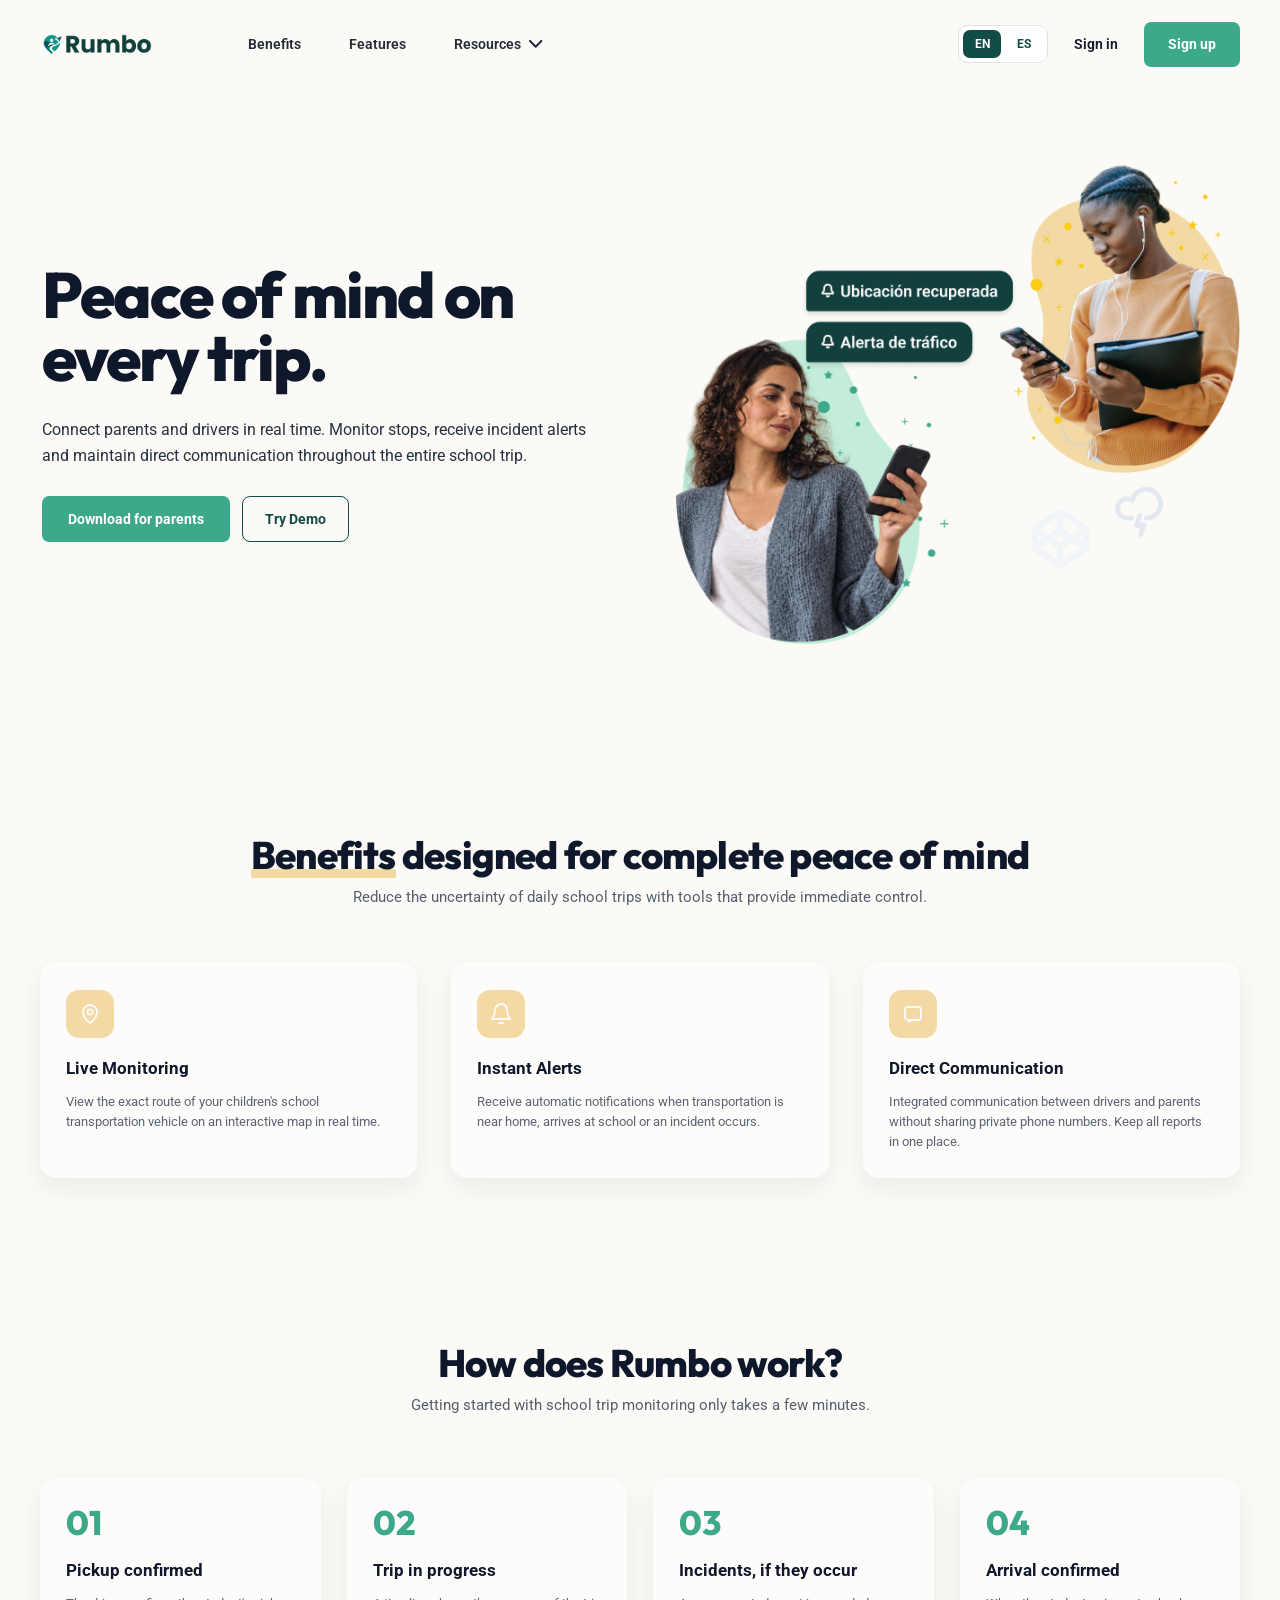
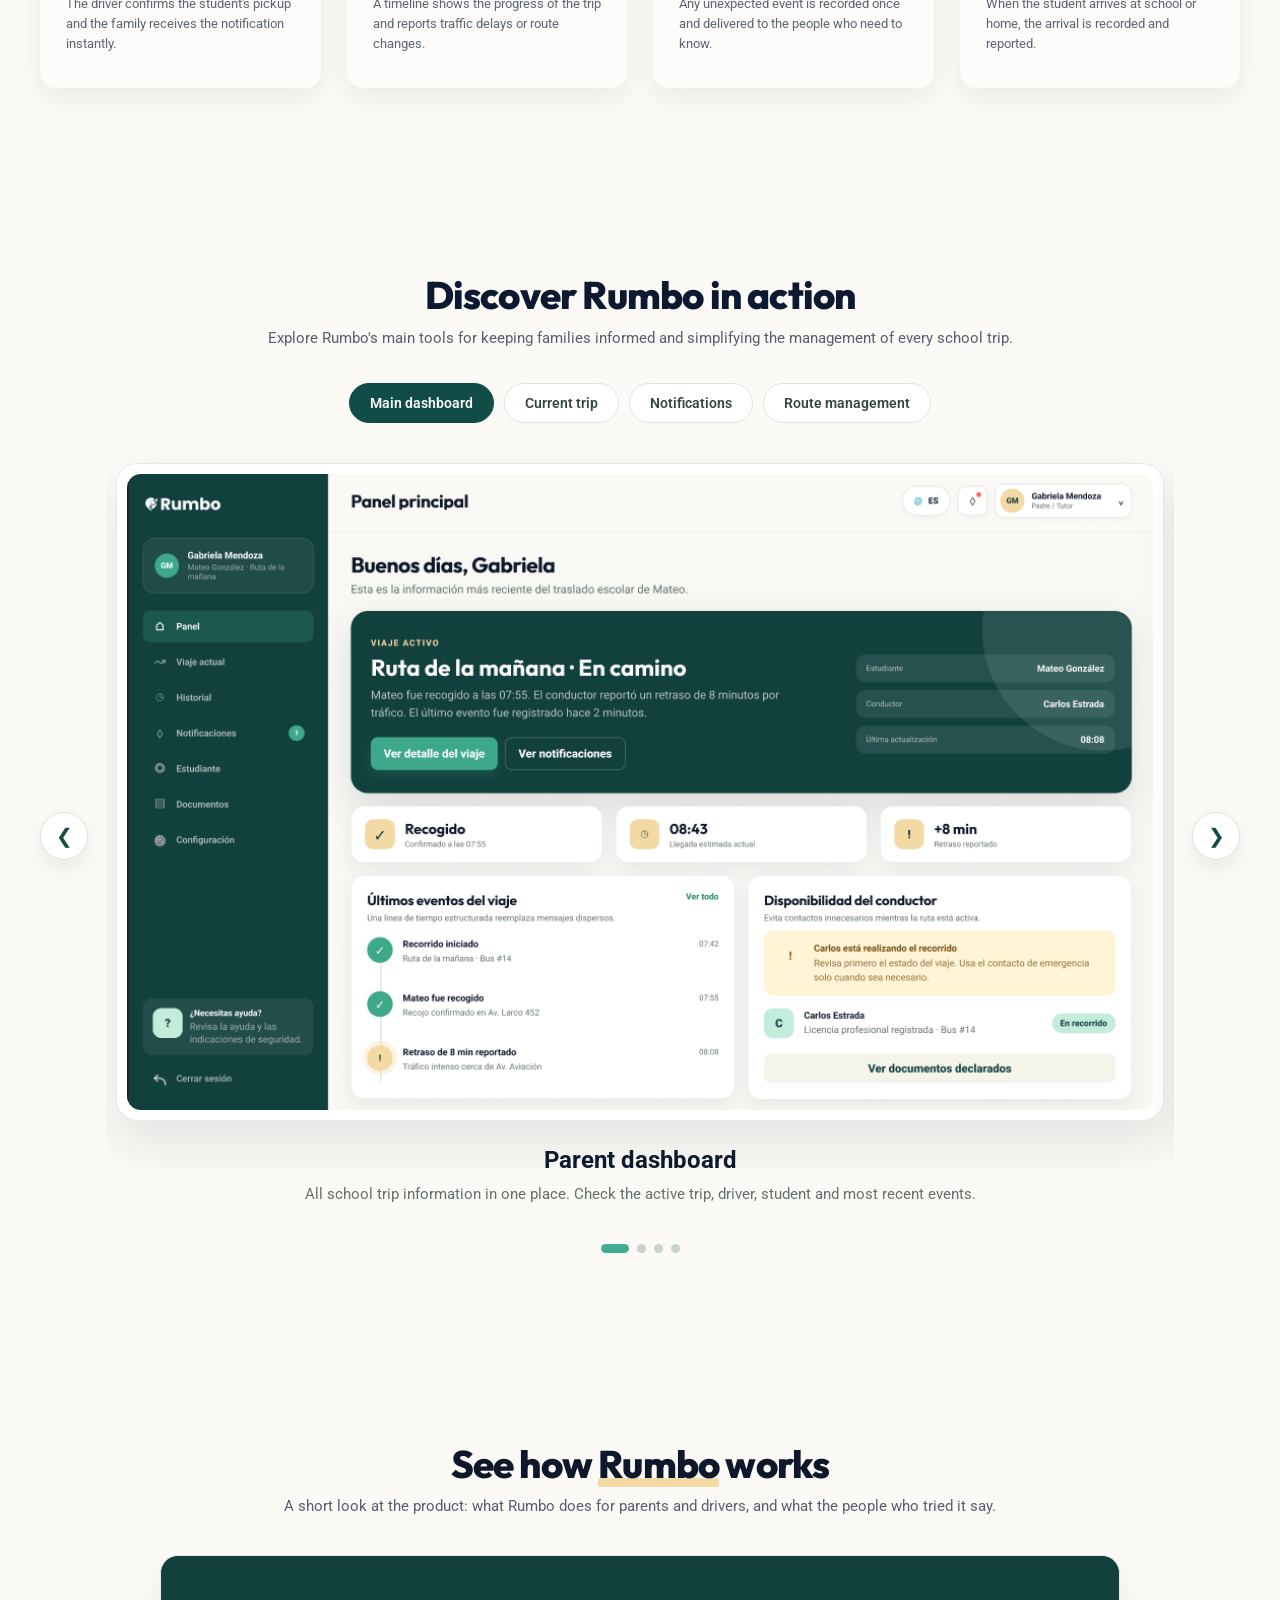
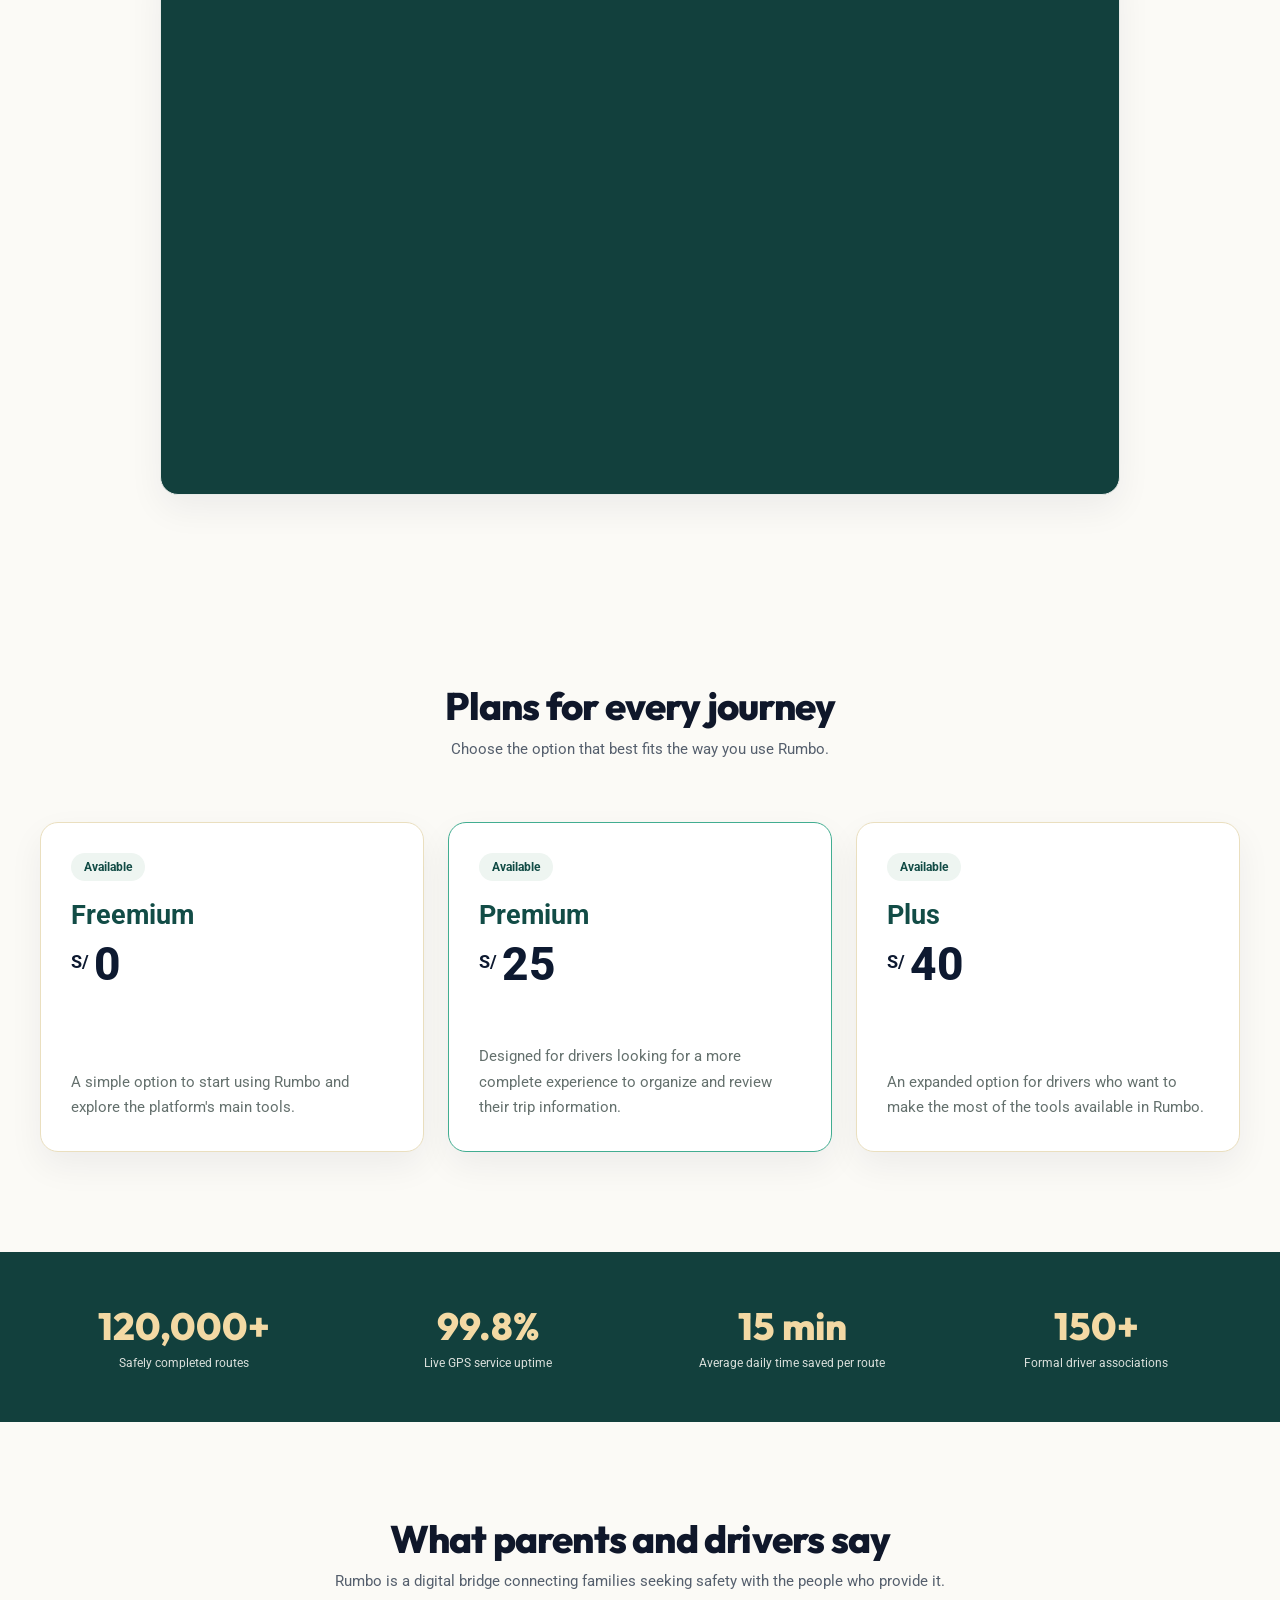
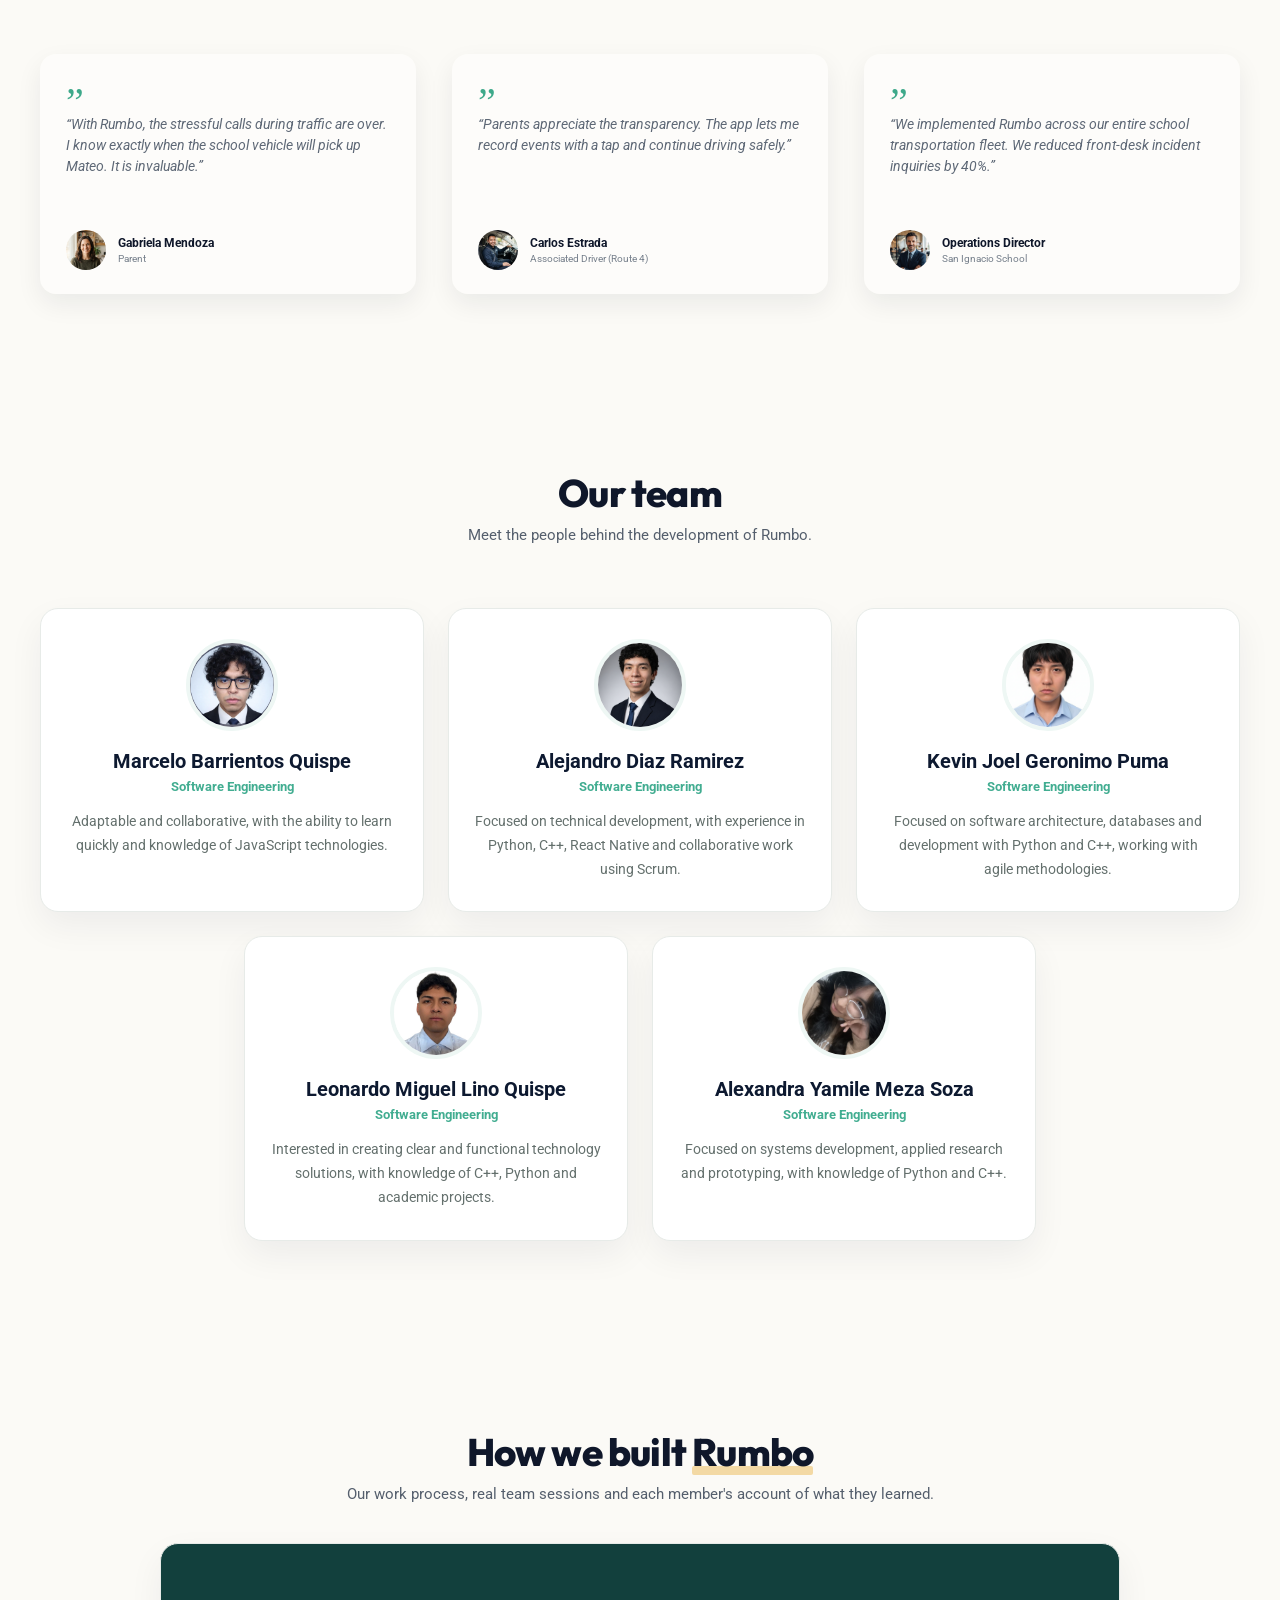
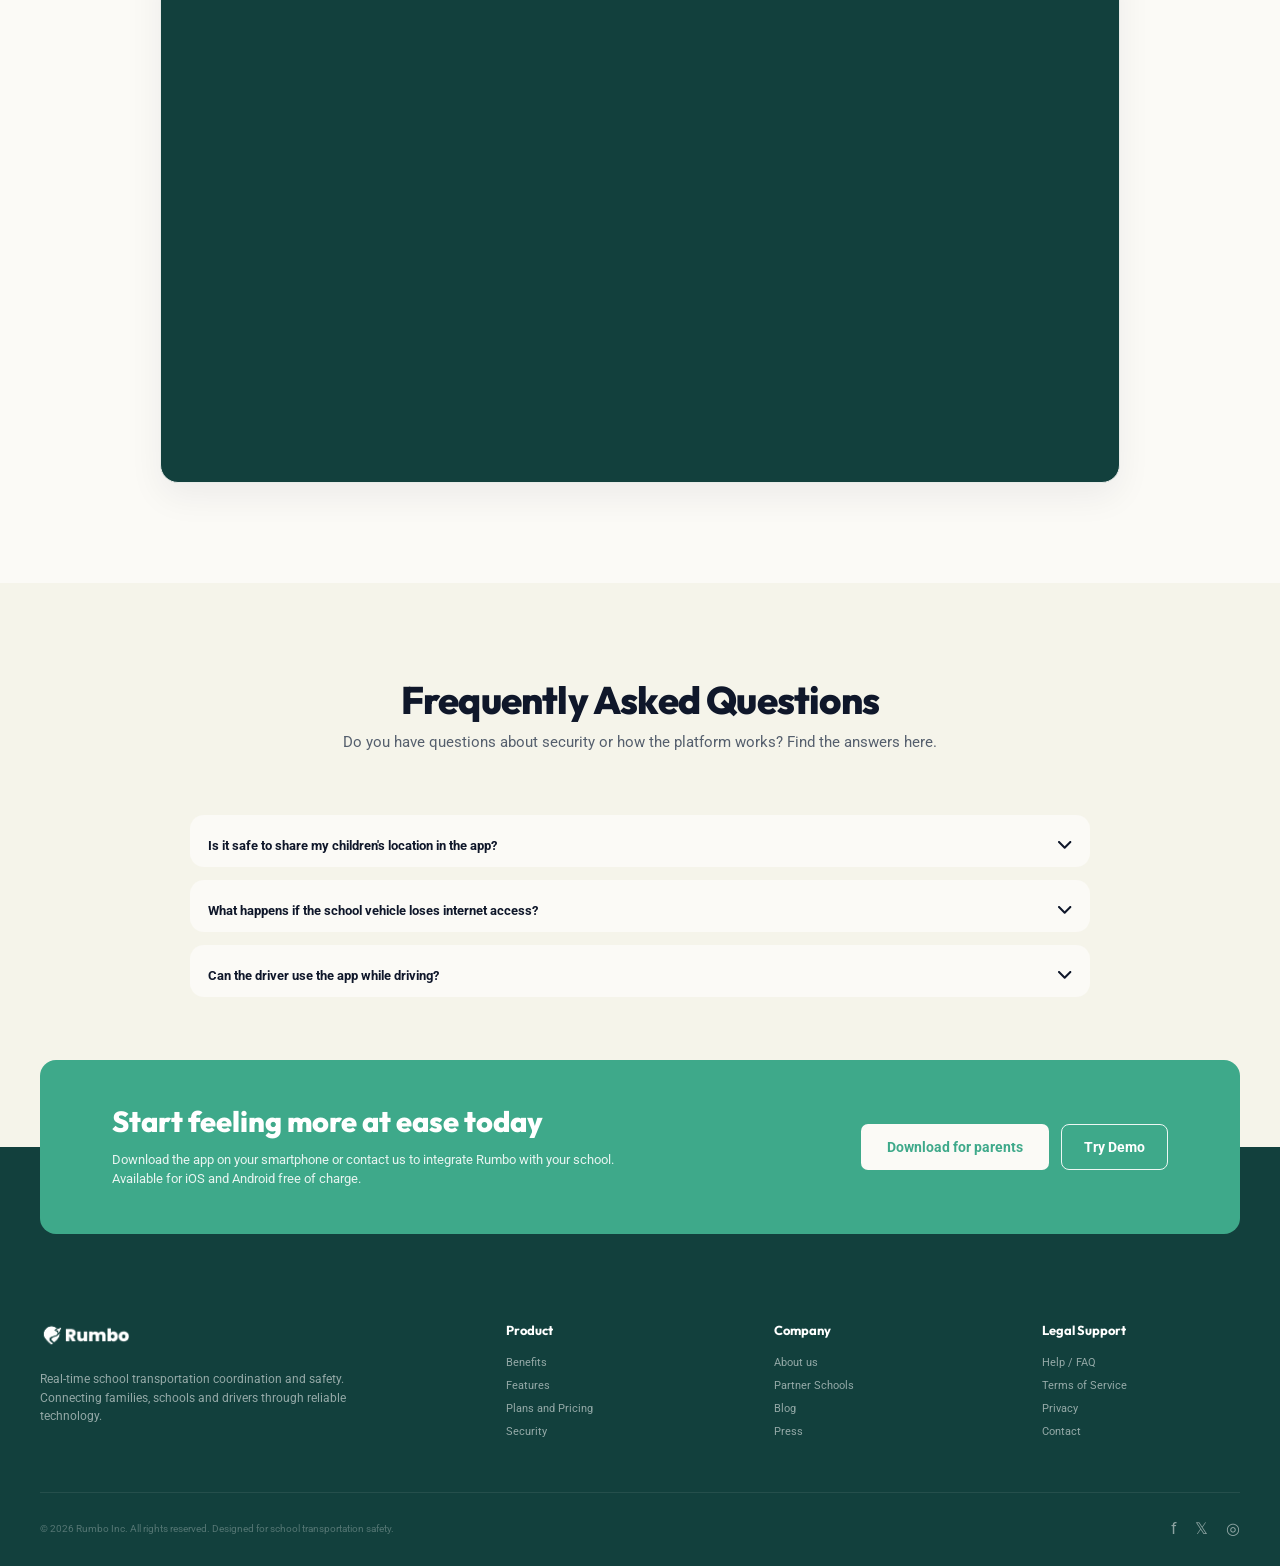
<file: index.html>
<!doctype html>

<html lang="en">



<head>

  <meta charset="utf-8" />

  <meta name="viewport" content="width=device-width, initial-scale=1" />

  <title>Rumbo</title>

  <meta name="description"
    content="Rumbo conecta a padres y conductores en tiempo real para monitorear trayectos escolares, recibir alertas y mantener una comunicación directa." />

  <meta name="keywords"
    content="Rumbo, transporte escolar, monitoreo, padres, conductores, alertas, movilidad escolar" />

  <meta name="author" content="AIpaca OS" />

  <link rel="icon" href="./assets/icon.png">

  <link rel="preconnect" href="https://fonts.googleapis.com">

  <link rel="preconnect" href="https://fonts.gstatic.com" crossorigin>

  <link
    href="https://fonts.googleapis.com/css2?family=Outfit:wght@400;500;600;700;800&family=Roboto:wght@400;500;600;700&display=swap"
    rel="stylesheet">

  <link rel="stylesheet" href="./css/styles.css" />



</head>



<body>

  <a class="skip-link" href="#main">Saltar al contenido</a>



  <header class="site-header" id="home">

    <div class="container nav-wrap">

      <a class="brand" href="#home" aria-label="Rumbo, volver al inicio">

        <img src="./assets/logo.png" alt="Rumbo" />

      </a>



      <button class="menu-toggle" type="button" aria-label="Abrir menú" aria-expanded="false" aria-controls="main-nav">

        <span></span><span></span><span></span>

      </button>



      <nav class="main-nav" id="main-nav" aria-label="Navegación principal">

        <a href="#beneficios" data-i18n="nav.benefits">Beneficios</a>

        <a href="#funciona" data-i18n="nav.features">Funcionalidades</a>

        <div class="nav-dropdown">

          <button class="nav-dropdown-toggle" type="button" aria-expanded="false"
            style="display: flex; align-items: center; gap: 8px;"><span data-i18n="nav.resources">Recursos</span>

            <img src="./assets/chevron.svg" alt=""></button>

          <div class="nav-dropdown-menu" role="menu">
            <a href="#video-producto" role="menuitem" data-i18n="nav.productVideo">Video del producto</a>

            <a href="#video-equipo" role="menuitem" data-i18n="nav.teamVideo">Video del equipo</a>
            <a href="#opiniones" role="menuitem" data-i18n="nav.opinions">Opiniones</a>

            <a href="#faq" role="menuitem" data-i18n="nav.faq">Preguntas frecuentes</a>

          </div>

        </div>



        <div class="nav-actions">

          <div class="language-switcher" aria-label="Language selector">

            <button type="button" class="language-btn active" data-lang="en" aria-label="Change language to English">

              EN

            </button>



            <button type="button" class="language-btn" data-lang="es" aria-label="Change language to Spanish">

              ES

            </button>

          </div>

          <a class="login-link" href="#" data-i18n="nav.login">Iniciar sesión</a>

          <a class="btn btn-primary btn-sm" href="#cta" data-i18n="nav.register">Regístrate</a>

        </div>

      </nav>

    </div>

  </header>



  <main id="main">

    <section class="hero section-cream">

      <div class="container hero-grid">

        <div class="hero-copy">

          <h1 data-i18n-html="hero.title">Tranquilidad en<br />cada trayecto.</h1>

          <p data-i18n="hero.description">Conecta a padres y conductores en tiempo real. Monitorea paradas, recibe
            alertas de incidencias y mantén

            comunicación directa durante todo el traslado escolar.</p>

          <div class="hero-actions">

            <a class="btn btn-primary" href="#cta" data-i18n="hero.download">
              Descargar para padres
            </a>

            <a class="btn btn-hero-demo" href="https://web-applications-web-app.vercel.app/home" target="_blank"
              rel="noopener noreferrer" data-i18n="hero.demo">
              Probar Demo
            </a>

          </div>

        </div>

        <div class="hero-art" aria-label="Padres y conductores reciben actualizaciones del trayecto escolar">

          <img src="./assets/hero-visual.png" alt="Personas usando Rumbo con alertas de ubicación y tráfico" />

        </div>

      </div>

    </section>



    <section class="benefits section-cream" id="beneficios">

      <div class="container">

        <header class="section-heading compact">

          <h2 data-i18n-html="benefits.title"><span class="marker">Beneficios</span> diseñados para tu total
            tranquilidad</h2>

          <p data-i18n="benefits.subtitle">Reducimos la incertidumbre diaria de los trayectos escolares con herramientas
            de control inmediatas.</p>

        </header>



        <div class="card-grid card-grid-3">

          <article class="feature-card">

            <div class="icon-tile" aria-hidden="true">

              <svg viewBox="0 0 24 24">

                <path d="M12 21s7-4.1 7-11a7 7 0 1 0-14 0c0 6.9 7 11 7 11Z" />

                <circle cx="12" cy="10" r="2.6" />

              </svg>

            </div>

            <h3 data-i18n="benefits.live.title">Monitoreo en Vivo</h3>

            <p data-i18n="benefits.live.description">Visualiza el recorrido exacto del vehículo de transporte escolar de
              tus hijos sobre el mapa interactivo

              en tiempo real.</p>

          </article>

          <article class="feature-card">

            <div class="icon-tile" aria-hidden="true">

              <svg viewBox="0 0 24 24">

                <path d="M18 8a6 6 0 0 0-12 0c0 7-3 7-3 9h18c0-2-3-2-3-9Z" />

                <path d="M10 21h4" />

              </svg>

            </div>

            <h3 data-i18n="benefits.alerts.title">Alertas Inmediatas</h3>

            <p data-i18n="benefits.alerts.description">Recibe notificaciones automáticas cuando el transporte esté cerca
              de casa, al llegar al colegio o ante

              incidencias.</p>

          </article>

          <article class="feature-card" id="funcionalidades">

            <div class="icon-tile" aria-hidden="true">

              <svg viewBox="0 0 24 24">

                <rect x="4" y="5" width="16" height="13" rx="3" />

                <path d="m8 20 3-2h5" />

              </svg>

            </div>

            <h3 data-i18n="benefits.communication.title">Comunicación Directa</h3>

            <p data-i18n="benefits.communication.description">Chat integrado entre conductores y padres sin compartir
              números privados. Centraliza todos los reportes.

            </p>

          </article>

        </div>

      </div>

    </section>



    <section class="steps section-cream" id="funciona">

      <div class="container">

        <header class="section-heading">

          <h2 data-i18n="steps.title">¿Cómo funciona Rumbo?</h2>

          <p data-i18n="steps.subtitle">Comenzar a monitorear los trayectos escolares toma solo unos minutos.</p>

        </header>



        <div class="card-grid card-grid-4 step-grid">

          <article class="step-card">

            <span class="step-num">01</span>

            <h3 data-i18n="steps.pickup.title">Recojo confirmado</h3>

            <p data-i18n="steps.pickup.description">El conductor marca el recojo del estudiante y la familia recibe la
              confirmación al instante.</p>

          </article>

          <article class="step-card">

            <span class="step-num">02</span>

            <h3 data-i18n="steps.route.title">Ruta en curso</h3>

            <p data-i18n="steps.route.description">Un timeline muestra el avance del recorrido y avisa si hay retrasos
              por tráfico o desvíos.</p>

          </article>

          <article class="step-card">

            <span class="step-num">03</span>

            <h3 data-i18n="steps.incidents.title">Incidencias, si ocurren</h3>

            <p data-i18n="steps.incidents.description">Cualquier eventualidad se registra una sola vez y llega a quien
              necesita saberlo.</p>

          </article>

          <article class="step-card">

            <span class="step-num">04</span>

            <h3 data-i18n="steps.arrival.title">Llegada confirmada</h3>

            <p data-i18n="steps.arrival.description">Al llegar al colegio o al hogar, la entrega queda registrada y
              notificada.</p>

          </article>

        </div>

      </div>

    </section>

    <!-- =========================

     RUMBO EN ACCIÓN

\========================= -->

    <section class="product-showcase section-cream" id="plataforma">

      <div class="container">



        <header class="section-heading product-showcase-heading">

          <h2 data-i18n="showcase.title">Conoce Rumbo en acción</h2>

          <p data-i18n="showcase.subtitle">

            Explora las principales herramientas de Rumbo para mantener informadas

            a las familias y facilitar la gestión de cada recorrido escolar.

          </p>

        </header>



        <!-- Tabs -->

        <div class="product-showcase-tabs">

          <button class="showcase-tab active" type="button" data-slide="0" data-i18n="showcase.tabs.panel">

            Panel principal

          </button>



          <button class="showcase-tab" type="button" data-slide="1" data-i18n="showcase.tabs.trip">

            Viaje actual

          </button>



          <button class="showcase-tab" type="button" data-slide="2" data-i18n="showcase.tabs.notifications">

            Notificaciones

          </button>



          <button class="showcase-tab" type="button" data-slide="3" data-i18n="showcase.tabs.routes">

            Gestión de rutas

          </button>

        </div>



        <!-- Carrusel -->

        <div class="product-showcase-carousel">



          <button class="showcase-arrow showcase-arrow-prev" id="showcase-prev" type="button"
            aria-label="Pantalla anterior">

            &#10094;

          </button>



          <div class="product-showcase-viewport">



            <div class="product-showcase-slides" id="showcase-slides">



              <!-- PANEL -->

              <article class="product-showcase-slide">

                <div class="showcase-image">

                  <img src="./assets/panel-principal.png" alt="Panel principal de Rumbo para padres y tutores"
                    loading="lazy" />

                </div>



                <div class="showcase-description">

                  <h3 data-i18n="showcase.panel.title">Panel para padres</h3>

                  <p data-i18n="showcase.panel.description">

                    Toda la información del trayecto escolar en un solo lugar.

                    Consulta el recorrido activo, conductor, estudiante y los

                    eventos más recientes.

                  </p>

                </div>

              </article>



              <!-- VIAJE ACTUAL -->

              <article class="product-showcase-slide">

                <div class="showcase-image">

                  <img src="./assets/viaje-actual.png" alt="Seguimiento del viaje actual en Rumbo" loading="lazy" />

                </div>



                <div class="showcase-description">

                  <h3 data-i18n="showcase.trip.title">Seguimiento del viaje</h3>

                  <p data-i18n="showcase.trip.description">

                    Sigue el progreso del recorrido y consulta sus eventos durante

                    todo el trayecto escolar.

                  </p>

                </div>

              </article>



              <!-- NOTIFICACIONES -->

              <article class="product-showcase-slide">

                <div class="showcase-image">

                  <img src="./assets/notificaciones.png" alt="Centro de notificaciones de Rumbo" loading="lazy" />

                </div>



                <div class="showcase-description">

                  <h3 data-i18n="showcase.notifications.title">Notificaciones importantes</h3>

                  <p data-i18n="showcase.notifications.description">

                    Mantente informado sobre recojos, retrasos e incidencias

                    relevantes desde un solo espacio.

                  </p>

                </div>

              </article>



              <!-- RUTAS -->

              <article class="product-showcase-slide">

                <div class="showcase-image">

                  <img src="./assets/rutas.png" alt="Gestión de rutas escolares en Rumbo" loading="lazy" />

                </div>



                <div class="showcase-description">

                  <h3 data-i18n="showcase.routes.title">Gestión de rutas</h3>

                  <p data-i18n="showcase.routes.description">

                    Organiza recorridos, paradas, horarios y estudiantes de manera

                    sencilla desde la plataforma.

                  </p>

                </div>

              </article>



            </div>

          </div>



          <button class="showcase-arrow showcase-arrow-next" id="showcase-next" type="button"
            aria-label="Siguiente pantalla">

            &#10095;

          </button>



        </div>



        <!-- Indicadores -->

        <div class="showcase-dots">

          <button class="showcase-dot active" data-slide="0" type="button" aria-label="Panel principal"></button>

          <button class="showcase-dot" data-slide="1" type="button" aria-label="Viaje actual"></button>

          <button class="showcase-dot" data-slide="2" type="button" aria-label="Notificaciones"></button>

          <button class="showcase-dot" data-slide="3" type="button" aria-label="Gestión de rutas"></button>

        </div>



      </div>

    </section>
    <!-- =========================
     VIDEO ABOUT-THE-PRODUCT
     Para usar el video real: reemplaza M7lc1UVf-VE en el src del iframe
     por el ID del video publicado en YouTube (lo que va después de "v=").
========================= -->
    <section class="video-section section-cream" id="video-producto" aria-labelledby="product-video-title">
      <div class="container">

        <header class="section-heading">
          <h2 id="product-video-title" data-i18n-html="productVideo.title">Mira cómo funciona <span
              class="marker">Rumbo</span></h2>

          <p data-i18n="productVideo.subtitle">
            Un recorrido breve por el producto: qué hace Rumbo por padres y conductores, y lo que opinan quienes lo
            probaron.
          </p>
        </header>

        <div class="video-frame">
          <iframe src="https://www.youtube-nocookie.com/embed/n8zE7hQ2HUI"
            aria-label="Video: presentación del producto Rumbo" data-i18n-aria-label="productVideo.frame" loading="lazy"
            allow="encrypted-media; picture-in-picture" allowfullscreen
            referrerpolicy="strict-origin-when-cross-origin"></iframe>
        </div>

      </div>
    </section>
    <!-- =========================
     PLANES Y SUSCRIPCIONES
========================= -->
    <section class="plans-section section-cream" id="planes">
      <div class="container">

        <header class="section-heading">
          <h2 data-i18n="plans.title">Planes para cada recorrido</h2>
          <p data-i18n="plans.subtitle">
            Elige la opción que mejor se adapte a la forma en que utilizas Rumbo.
          </p>
        </header>

        <div class="plans-grid">

          <!-- FREEMIUM -->
          <article class="plan-card">
            <span class="plan-status" data-i18n="plans.available">
              Disponible
            </span>

            <h3>Freemium</h3>

            <div class="plan-price">
              <span>S/</span>
              <strong>0</strong>
            </div>

            <p data-i18n="plans.freemium.description">
              Una opción sencilla para comenzar a utilizar Rumbo y conocer las
              herramientas principales de la plataforma.
            </p>
          </article>


          <!-- PREMIUM -->
          <article class="plan-card plan-card-featured">
            <span class="plan-status" data-i18n="plans.available">
              Disponible
            </span>

            <h3>Premium</h3>

            <div class="plan-price">
              <span>S/</span>
              <strong>25</strong>
            </div>

            <p data-i18n="plans.premium.description">
              Pensado para conductores que buscan una experiencia más completa
              para organizar y consultar la información de sus recorridos.
            </p>
          </article>


          <!-- PLUS -->
          <article class="plan-card">
            <span class="plan-status" data-i18n="plans.available">
              Disponible
            </span>

            <h3>Plus</h3>

            <div class="plan-price">
              <span>S/</span>
              <strong>40</strong>
            </div>

            <p data-i18n="plans.plus.description">
              Una alternativa ampliada para conductores que desean aprovechar
              al máximo las herramientas disponibles en Rumbo.
            </p>
          </article>

        </div>

      </div>
    </section>
    <section class="metrics" aria-label="Indicadores de Rumbo">

      <div class="container metrics-grid">

        <div class="metric"><strong>120,000+</strong><span data-i18n="metrics.routes">Rutas completadas de forma
            segura</span></div>

        <div class="metric"><strong>99.8%</strong><span data-i18n="metrics.uptime">Uptime del servicio de GPS en
            vivo</span></div>

        <div class="metric"><strong>15 min</strong><span data-i18n="metrics.savings">Ahorro promedio diario por
            ruta</span></div>

        <div class="metric"><strong>150+</strong><span data-i18n="metrics.associations">Asociaciones de conductores
            formales</span></div>

      </div>

    </section>



    <section class="testimonials section-cream" id="opiniones">

      <div class="container">

        <header class="section-heading">

          <h2 data-i18n="testimonials.title">Lo que opinan padres y conductores</h2>

          <p data-i18n="testimonials.subtitle">Rumbo es un puente digital que une a quienes buscan seguridad con quienes
            la brindan con esmero.</p>

        </header>



        <div class="card-grid card-grid-3 testimonial-grid">

          <article class="testimonial-card">

            <div class="quote-mark" aria-hidden="true">”</div>

            <p class="quote" data-i18n="testimonials.parent.quote">“Con Rumbo se acabaron las llamadas de desesperación
              en el tráfico. Sé exactamente cuándo

              la movilidad pasará por Mateo. Es invaluable.”</p>

            <div class="person">

              <img src="./assets/avatar-parent.png" alt="" />

              <div><strong>Gabriela Mendoza</strong><span data-i18n="testimonials.parent.role">Madre de Familia</span>
              </div>

            </div>

          </article>

          <article class="testimonial-card">

            <div class="quote-mark" aria-hidden="true">”</div>

            <p class="quote" data-i18n="testimonials.driver.quote">“Los padres aprecian la transparencia. La app me
              permite registrar eventos en un tap y

              continuar manejando seguro.”</p>

            <div class="person">

              <img src="./assets/avatar-driver.png" alt="" />

              <div><strong>Carlos Estrada</strong><span data-i18n="testimonials.driver.role">Conductor Asociado (Ruta
                  4)</span></div>

            </div>

          </article>

          <article class="testimonial-card">

            <div class="quote-mark" aria-hidden="true">”</div>

            <p class="quote" data-i18n="testimonials.school.quote">“Implementamos Rumbo en toda nuestra flota de
              movilidad. Redujimos un 40% las consultas de

              incidencias en recepción.”</p>

            <div class="person">

              <img src="./assets/avatar-school.png" alt="" />

              <div><strong data-i18n="testimonials.school.name">Director de Operaciones</strong><span
                  data-i18n="testimonials.school.role">Colegio San Ignacio</span></div>

            </div>

          </article>

        </div>

      </div>

    </section>

    <!-- =========================
     NUESTRO EQUIPO
========================= -->
    <section class="team-section section-cream" id="equipo">
      <div class="container">

        <header class="section-heading">
          <h2 data-i18n="team.title">Nuestro equipo</h2>

          <p data-i18n="team.subtitle">
            Conoce a las personas detrás del desarrollo de Rumbo.
          </p>
        </header>

        <div class="team-grid">

          <!-- MARCELO -->
          <article class="team-card">
            <img src="./assets/team/team-marcelo.png" alt="Marcelo Barrientos Quispe" class="team-photo" />

            <h3>Marcelo Barrientos Quispe</h3>

            <span class="team-career" data-i18n="team.career">
              Ingeniería de Software
            </span>

            <p data-i18n="team.marcelo.description">
              Adaptable y colaborativo, con facilidad para aprender rápidamente
              y conocimientos en tecnologías JavaScript.
            </p>
          </article>

          <!-- ALEJANDRO -->
          <article class="team-card">
            <img src="./assets/team/team-alejandro.png" alt="Alejandro Diaz Ramirez" class="team-photo" />

            <h3>Alejandro Diaz Ramirez</h3>

            <span class="team-career" data-i18n="team.career">
              Ingeniería de Software
            </span>

            <p data-i18n="team.alejandro.description">
              Orientado al desarrollo técnico, con experiencia en Python, C++,
              React Native y trabajo colaborativo con Scrum.
            </p>
          </article>

          <!-- KEVIN -->
          <article class="team-card">
            <img src="./assets/team/team-kevin.png" alt="Kevin Joel Geronimo Puma" class="team-photo" />

            <h3>Kevin Joel Geronimo Puma</h3>

            <span class="team-career" data-i18n="team.career">
              Ingeniería de Software
            </span>

            <p data-i18n="team.kevin.description">
              Enfocado en arquitectura de software, bases de datos y desarrollo
              con Python y C++, trabajando bajo metodologías ágiles.
            </p>
          </article>

          <!-- LEONARDO -->
          <article class="team-card">
            <img src="./assets/team/team-leonardo.jpg" alt="Leonardo Miguel Lino Quispe" class="team-photo" />

            <h3>Leonardo Miguel Lino Quispe</h3>

            <span class="team-career" data-i18n="team.career">
              Ingeniería de Software
            </span>

            <p data-i18n="team.leonardo.description">
              Interesado en crear soluciones tecnológicas claras y funcionales,
              con conocimientos en C++, Python y proyectos académicos.
            </p>
          </article>

          <!-- ALEXANDRA -->
          <article class="team-card">
            <img src="./assets/team/team-alexandra.png" alt="Alexandra Yamile Meza Soza" class="team-photo" />

            <h3>Alexandra Yamile Meza Soza</h3>

            <span class="team-career" data-i18n="team.career">
              Ingeniería de Software
            </span>

            <p data-i18n="team.alexandra.description">
              Enfocada en desarrollo de sistemas, investigación aplicada y
              prototipado, con conocimientos en Python y C++.
            </p>
          </article>

        </div>

      </div>
    </section>
    <!-- =========================
     VIDEO ABOUT-THE-TEAM
     Para usar el video real: reemplaza M7lc1UVf-VE en el src del iframe
     por el ID del video publicado en YouTube (lo que va después de "v=").
========================= -->
    <section class="video-section section-cream" id="video-equipo" aria-labelledby="team-video-title">
      <div class="container">

        <header class="section-heading">
          <h2 id="team-video-title" data-i18n-html="teamVideo.title">Cómo construimos <span class="marker">Rumbo</span>
          </h2>

          <p data-i18n="teamVideo.subtitle">
            Nuestro proceso de trabajo, sesiones reales del equipo y el testimonio de cada integrante sobre lo que
            aprendió.
          </p>
        </header>

        <div class="video-frame">
          <iframe src="https://www.youtube-nocookie.com/embed/RgEZEnqA-j8"
            aria-label="Video: cómo trabajó el equipo de Rumbo" data-i18n-aria-label="teamVideo.frame" loading="lazy"
            allow="encrypted-media; picture-in-picture" allowfullscreen
            referrerpolicy="strict-origin-when-cross-origin"></iframe>
        </div>

      </div>
    </section>
    <section class="faq-section" id="faq">

      <div class="container faq-container">

        <header class="section-heading">

          <h2 data-i18n="faq.title">Preguntas Frecuentes</h2>

          <p data-i18n="faq.subtitle">¿Tienes dudas sobre la seguridad o el funcionamiento técnico? Aquí las aclaramos.
          </p>

        </header>



        <div class="faq-list">

          <article class="faq-item">

            <button class="faq-question" type="button" aria-expanded="false">

              <span data-i18n="faq.q1">¿Es seguro compartir la ubicación de mis hijos en la app?</span><span
                class="chevron"><img src="./assets/chevron.svg" alt=""></span>

            </button>

            <div class="faq-answer">

              <p data-i18n="faq.a1">Rumbo utiliza cifrado SSL de extremo a extremo. Los datos de ubicación son privados
                y solo accesibles

                tanto para el padre registrado como para el conductor autorizado.</p>

            </div>

          </article>

          <article class="faq-item">

            <button class="faq-question" type="button" aria-expanded="false">

              <span data-i18n="faq.q2">¿Qué sucede si la movilidad escolar no tiene internet?</span><span
                class="chevron"><img src="./assets/chevron.svg" alt=""></span>

            </button>

            <div class="faq-answer">

              <p data-i18n="faq.a2">El sistema alerta de inmediato al despachador escolar y al padre cuando la señal de
                GPS se interrumpe

                por más de 3 minutos, activando un protocolo de reporte de emergencia.</p>

            </div>

          </article>

          <article class="faq-item">

            <button class="faq-question" type="button" aria-expanded="false">

              <span data-i18n="faq.q3">¿El conductor puede usar la app mientras conduce?</span><span
                class="chevron"><img src="./assets/chevron.svg" alt=""></span>

            </button>

            <div class="faq-answer">

              <p data-i18n="faq.a3">Absolutamente no. La aplicación móvil del conductor está diseñada para ser de bajo
                contacto, con

                comandos de voz y botones gigantes de un toque que solo se presionan en detenciones autorizadas.</p>

            </div>

          </article>

        </div>

      </div>

    </section>



    <section class="cta-wrap" id="cta">

      <div class="container">

        <div class="cta-panel">

          <div>

            <h2 data-i18n="cta.title">Empieza a sentirte más tranquilo hoy</h2>

            <p data-i18n-html="cta.description">Descarga la app en tu teléfono inteligente o contáctanos para integrar a
              tu colegio.<br />Disponible para

              iOS y Android de forma gratuita.</p>

          </div>

          <div class="cta-actions">
            <a class="btn btn-light" href="#" data-i18n="cta.download">
              Descargar para padres
            </a>

            <a class="btn btn-demo" href="https://web-applications-web-app.vercel.app/home" target="_blank"
              rel="noopener noreferrer" data-i18n="cta.demo">
              Probar Demo
            </a>
          </div>

        </div>

      </div>

    </section>

  </main>



  <footer class="site-footer">

    <div class="container footer-grid">

      <div class="footer-brand">

        <img src="./assets/logo-alt.png" alt="Rumbo" />

        <p data-i18n="footer.description">Coordinación y seguridad de transporte escolar en tiempo real. Uniendo
          familias, escuelas y conductores con

          tecnología confiable.</p>

      </div>

      <div class="footer-col">

        <h3 data-i18n="footer.product">Producto</h3>

        <a href="#beneficios" data-i18n="footer.benefits">Beneficios</a>

        <a href="#funcionalidades" data-i18n="footer.features">Características</a>

        <a href="#planes" data-i18n="footer.plans">Planes y Precios</a>

        <a href="#faq" data-i18n="footer.security">Seguridad</a>

      </div>

      <div class="footer-col">

        <h3 data-i18n="footer.company">Compañía</h3>

        <a href="#" data-i18n="footer.about">Nosotros</a>

        <a href="#" data-i18n="footer.schools">Colegios Asociados</a>

        <a href="#" data-i18n="footer.blog">Blog</a>

        <a href="#" data-i18n="footer.press">Prensa</a>

      </div>

      <div class="footer-col">

        <h3 data-i18n="footer.legal">Soporte Legal</h3>

        <a href="#faq" data-i18n="footer.help">Ayuda / FAQ</a>

        <a href="#" data-i18n="footer.terms">Términos de Servicio</a>

        <a href="#" data-i18n="footer.privacy">Privacidad</a>

        <a href="mailto:contacto@rumbo.com" data-i18n="footer.contact">Contacto</a>

      </div>

    </div>



    <div class="container footer-bottom">

      <span data-i18n="footer.rights">© 2026 Rumbo Inc. Todos los derechos reservados. Diseñado para la seguridad
        escolar.</span>

      <div class="socials" aria-label="Redes sociales">

        <a href="https://www.facebook.com/" target="_blank" rel="noopener noreferrer" aria-label="Facebook">f</a>

        <a href="https://x.com/" target="_blank" rel="noopener noreferrer" aria-label="X / Twitter">𝕏</a>

        <a href="https://www.instagram.com/" target="_blank" rel="noopener noreferrer" aria-label="Instagram">◎</a>

      </div>

    </div>

  </footer>



  <script src="./js/app.js"></script>

  <script src="./js/showcase.js"></script>

  <script src="./js/i18n.js"></script>

</body>
</file>
<file: css/styles.css>
:root {
  --green: #3ea98a;
  --cream: #fbfaf6;
  --ink: #0f172a;
  --dark-green: #12403d;
  --sand: #f3d9a4;
  --cream-dark: #f5f4ea;
  --green-light: #c4ecdb;
  --muted: #58616e;
  --white: #ffffff;
  --shadow: 0 10px 26px rgba(15, 23, 42, 0.07);
  --container: 1280px;
}

* {
  box-sizing: border-box;
}

html {
  scroll-behavior: smooth;
}

body {
  margin: 0;
  color: var(--ink);
  background: var(--cream);
  font-family: "Roboto", Arial, sans-serif;
  -webkit-font-smoothing: antialiased;
}

a {
  color: inherit;
  text-decoration: none;
}

button,
a {
  -webkit-tap-highlight-color: transparent;
}

button {
  font: inherit;
}

img {
  display: block;
  max-width: 100%;
}

.skip-link {
  position: fixed;
  left: 16px;
  top: -64px;
  z-index: 1000;
  padding: 10px 16px;
  border-radius: 8px;
  background: var(--ink);
  color: #fff;
  transition: top .2s ease;
}

.skip-link:focus {
  top: 16px;
}

.container {
  width: min(calc(100% - 80px), var(--container));
  margin-inline: auto;
}

.site-header {
  position: sticky;
  top: 0;
  z-index: 100;
  background: rgba(251, 250, 246, .96);
  backdrop-filter: blur(12px);
}

.nav-wrap {
  height: 88px;
  display: grid;
  grid-template-columns: 180px 1fr;
  /* antes: 180px 1fr auto */
  align-items: center;
  gap: 28px;
}

.brand img {
  width: 112px;
  height: auto;
}

.main-nav {
  justify-self: stretch;
  /* antes: start */
  display: flex;
  align-items: center;
  gap: 48px;
  font-size: 14px;
  font-weight: 600;
}

.main-nav>a,
.nav-dropdown-toggle {
  color: #111827;
  opacity: .92;
  transition: color .2s ease, opacity .2s ease;
}

.main-nav>a:hover,
.nav-dropdown-toggle:hover {
  color: var(--green);
  opacity: 1;
}

.nav-actions {
  margin-left: auto;
  /* empuja los botones a la derecha */
  display: flex;
  align-items: center;
  gap: 26px;
  font-size: 14px;
  font-weight: 600;
}

.login-link:hover {
  color: var(--green);
}

.btn {
  display: inline-flex;
  justify-content: center;
  align-items: center;
  min-height: 46px;
  padding: 0 26px;
  border: 0;
  border-radius: 7px;
  font-weight: 700;
  font-size: 14px;
  cursor: pointer;
  transition: transform .16s ease, box-shadow .16s ease, background .16s ease;
}

.btn:hover {
  transform: translateY(-1px);
}

.btn:focus-visible,
a:focus-visible,
button:focus-visible {
  outline: 3px solid rgba(62, 169, 138, .35);
  outline-offset: 3px;
}

.btn-primary {
  background: var(--green);
  color: #fff;
}

.btn-primary:hover {
  background: #34987b;
  box-shadow: 0 7px 18px rgba(62, 169, 138, .25);
}

.btn-light {
  background: var(--cream);
  color: var(--green);
}

.btn-sm {
  min-height: 45px;
  padding-inline: 24px;
}

.menu-toggle {
  display: none;
}

.nav-dropdown {
  position: relative;
}

.nav-dropdown-toggle {
  background: none;
  border: 0;
  padding: 0;
  cursor: pointer;
  font-weight: 600;
}

.nav-dropdown-menu {
  position: absolute;
  left: -12px;
  top: calc(100% + 16px);
  min-width: 190px;
  padding: 10px;
  border-radius: 12px;
  background: var(--cream);
  box-shadow: var(--shadow);
  opacity: 0;
  visibility: hidden;
  transform: translateY(-6px);
  transition: .18s ease;
}

/*.nav-dropdown.open .chevron { transform: rotate(180deg); }*/
.nav-dropdown.open .nav-dropdown-menu {
  opacity: 1;
  visibility: visible;
  transform: translateY(0);
}

.nav-dropdown-menu a {
  display: block;
  padding: 10px 12px;
  border-radius: 8px;
  font-size: 13px;
}

.nav-dropdown-menu a:hover {
  background: var(--cream-dark);
}

.section-cream {
  background: var(--cream);
}

.hero {
  min-height: 650px;
  display: flex;
  align-items: center;
  padding: 64px 0 84px;
}

.hero-grid {
  display: grid;
  grid-template-columns: 1fr 1fr;
  align-items: center;
  gap: 72px;
}

.hero-copy {
  padding-left: 2px;
}

.hero-copy h1 {
  margin: 0 0 28px;
  max-width: 610px;
  font-family: "Outfit", sans-serif;
  font-size: clamp(52px, 5vw, 74px);
  line-height: .98;
  letter-spacing: -2.1px;
  font-weight: 800;
}

.hero-copy p {
  max-width: 570px;
  margin: 0 0 28px;
  font-size: 16px;
  line-height: 1.58;
  color: #273142;
}

.hero-art {
  display: flex;
  justify-content: center;
  align-items: center;
}

.hero-art img {
  width: min(100%, 640px);
  image-rendering: auto;
}

.benefits {
  padding: 96px 0 88px;
}

.steps {
  padding: 76px 0 96px;
}

.testimonials {
  padding: 96px 0 88px;
}

.section-heading {
  text-align: center;
  margin-bottom: 64px;
}

.section-heading.compact {
  margin-bottom: 56px;
}

.section-heading h2 {
  margin: 0 0 12px;
  font-family: "Outfit", sans-serif;
  font-size: clamp(32px, 3vw, 40px);
  line-height: 1.1;
  letter-spacing: -.8px;
  font-weight: 800;
}

.section-heading p {
  margin: 0;
  font-size: 15px;
  color: #555f6d;
}

.marker {
  position: relative;
  z-index: 0;
}

.marker::after {
  content: "";
  position: absolute;
  left: 0;
  right: 0;
  bottom: 1px;
  height: 9px;
  background: var(--sand);
  z-index: -1;
  border-radius: 2px;
}

.card-grid {
  display: grid;
  gap: 34px;
}

.card-grid-3 {
  grid-template-columns: repeat(3, 1fr);
}

.card-grid-4 {
  grid-template-columns: repeat(4, 1fr);
}

.feature-card,
.step-card,
.testimonial-card {
  background: rgba(255, 255, 255, .36);
  border-radius: 16px;
  box-shadow: var(--shadow);
}

.feature-card {
  min-height: 205px;
  padding: 28px 26px 26px;
}

.icon-tile {
  width: 48px;
  height: 48px;
  border-radius: 13px;
  display: grid;
  place-items: center;
  background: var(--sand);
  margin-bottom: 20px;
}

.icon-tile svg {
  width: 24px;
  height: 24px;
  fill: none;
  stroke: var(--cream);
  stroke-width: 1.9;
  stroke-linecap: round;
  stroke-linejoin: round;
}

.feature-card h3,
.step-card h3 {
  margin: 0 0 13px;
  font-size: 17px;
  line-height: 1.2;
  font-weight: 700;
}

.feature-card p,
.step-card p {
  margin: 0;
  color: #5b6573;
  font-size: 13px;
  line-height: 1.55;
}

.step-grid {
  gap: 26px;
}

.step-card {
  min-height: 210px;
  padding: 28px 26px;
}

.step-num {
  display: block;
  margin-bottom: 20px;
  color: var(--green);
  font-family: "Outfit", sans-serif;
  font-size: 34px;
  line-height: 1;
  font-weight: 800;
}

.metrics {
  background: var(--dark-green);
  color: var(--cream);
  padding: 54px 0 52px;
}

.metrics-grid {
  display: grid;
  grid-template-columns: repeat(4, 1fr);
  gap: 16px;
}

.metric {
  text-align: center;
}

.metric strong {
  display: block;
  color: var(--sand);
  font-family: "Outfit", sans-serif;
  font-weight: 800;
  font-size: 38px;
  line-height: 1.1;
  margin-bottom: 8px;
}

.metric span {
  display: block;
  opacity: .86;
  font-size: 12px;
}

.testimonial-grid {
  gap: 36px;
}

.testimonial-card {
  min-height: 240px;
  padding: 28px 26px 24px;
  display: flex;
  flex-direction: column;
}

.quote-mark {
  color: var(--green);
  font-family: Georgia, serif;
  font-size: 40px;
  line-height: 1;
  height: 30px;
}

.quote {
  flex: 1;
  margin: 2px 0 22px;
  color: #5e6876;
  font-size: 14px;
  line-height: 1.5;
  font-style: italic;
}

.person {
  display: flex;
  align-items: center;
  gap: 12px;
}

.person img {
  width: 40px;
  height: 40px;
  border-radius: 50%;
  object-fit: cover;
}

.person strong,
.person span {
  display: block;
}

.person strong {
  font-size: 12px;
  line-height: 1.25;
}

.person span {
  margin-top: 2px;
  color: #77808c;
  font-size: 10px;
}

.faq-section {
  background: var(--cream-dark);
  padding: 96px 0 150px;
}

.faq-container {
  max-width: 900px;
}

.faq-list {
  display: grid;
  gap: 13px;
}

.faq-item {
  background: var(--cream);
  border-radius: 14px;
  overflow: hidden;
}

.faq-question {
  width: 100%;
  min-height: 52px;
  padding: 15px 18px 7px;
  display: flex;
  align-items: center;
  justify-content: space-between;
  gap: 18px;
  background: transparent;
  color: var(--ink);
  border: 0;
  text-align: left;
  font-size: 13px;
  font-weight: 700;
  cursor: pointer;
}

.chevron {
  transition: transform .2s ease;
}

/*.faq-item.open .chevron { transform: rotate(180deg); }*/
.faq-answer {
  display: grid;
  grid-template-rows: 0fr;
  transition: grid-template-rows .22s ease;
}

.faq-item.open .faq-answer {
  grid-template-rows: 1fr;
}

.faq-answer>p {
  overflow: hidden;
  margin: 0;
  padding: 0 18px;
  color: #67717f;
  font-size: 11px;
  line-height: 1.45;
}

.faq-answer>p::after {
  content: "";
  display: block;
  height: 14px;
}

.cta-wrap {
  margin-top: -87px;
  position: relative;
  z-index: 5;
}

.cta-panel {
  min-height: 174px;
  border-radius: 16px;
  padding: 42px 72px;
  background: var(--green);
  display: flex;
  align-items: center;
  justify-content: space-between;
  gap: 28px;
  color: #fff;
}

.cta-panel h2 {
  margin: 0 0 12px;
  font-family: "Outfit", sans-serif;
  font-size: 29px;
  line-height: 1.1;
  font-weight: 800;
}

.cta-panel p {
  margin: 0;
  opacity: .88;
  font-size: 13px;
  line-height: 1.5;
}

.site-footer {
  margin-top: -87px;
  padding: 175px 0 28px;
  background: var(--dark-green);
  color: #fff;
}

.footer-grid {
  display: grid;
  grid-template-columns: 2fr 1fr 1fr 1fr;
  gap: 70px;
  align-items: start;
}

.footer-brand img {
  width: 90px;
  filter: brightness(0) invert(1);
  margin-bottom: 22px;
}

.footer-brand p {
  max-width: 330px;
  margin: 0;
  font-size: 12px;
  line-height: 1.55;
  color: rgba(255, 255, 255, .55);
}

.footer-col h3 {
  margin: 0 0 18px;
  font-family: "Outfit", sans-serif;
  font-size: 13px;
}

.footer-col a {
  display: block;
  width: fit-content;
  margin-bottom: 10px;
  color: rgba(255, 255, 255, .55);
  font-size: 11px;
}

.footer-col a:hover {
  color: #fff;
}

.footer-bottom {
  margin-top: 44px;
  padding-top: 26px;
  border-top: 1px solid rgba(255, 255, 255, .08);
  display: flex;
  align-items: center;
  justify-content: space-between;
  gap: 20px;
  color: rgba(255, 255, 255, .28);
  font-size: 10px;
}

.socials {
  display: flex;
  gap: 18px;
}

.socials a {
  color: rgba(255, 255, 255, .52);
  font-size: 16px;
}

@media (max-width: 1080px) {
  .container {
    width: min(calc(100% - 48px), var(--container));
  }

  .site-header {
    position: sticky;
  }

  body::after {
    content: "";
    position: fixed;
    inset: 0;
    z-index: 40;
    background: rgba(15, 23, 42, .45);
    opacity: 0;
    visibility: hidden;
    transition: opacity .28s ease, visibility 0s linear .28s;
    pointer-events: none;
  }

  body.nav-locked::after {
    opacity: 1;
    visibility: visible;
    transition-delay: 0s;
    pointer-events: auto;
  }

  body.nav-locked {
    overflow: hidden;
    touch-action: none;
  }

  .nav-wrap {
    position: static;
    /* antes: relative */
    height: 76px;
    grid-template-columns: 1fr auto;
    column-gap: 20px;
  }

  .brand img {
    width: 104px;
  }

  .menu-toggle {
    display: inline-flex;
    width: 42px;
    height: 42px;
    flex-direction: column;
    justify-content: center;
    gap: 5px;
    align-items: center;
    background: transparent;
    border: 0;
    border-radius: 8px;
    cursor: pointer;
  }

  .menu-toggle span {
    width: 22px;
    height: 2px;
    background: var(--ink);
    border-radius: 2px;
  }

  /* Panel único, fuera del flujo → solapa el hero */
  .main-nav {
    position: absolute;
    top: 100%;
    /* antes: 76px */
    left: 0;
    right: 0;
    z-index: 50;
    display: flex;
    flex-direction: column;
    align-items: stretch;
    gap: 4px;
    padding: 12px 18px 20px;
    /* el padding lateral reemplaza al del container */
    background: var(--cream);
    border-top: 1px solid rgba(15, 23, 42, .07);
    border-radius: 0;
    /* sin esquinas redondeadas a lo ancho completo */
    box-shadow: 0 12px 20px -8px rgba(15, 23, 42, .18);
    font-size: 15px;
    max-height: calc(100vh - 76px);
    overflow-y: auto;

    opacity: 0;
    visibility: hidden;
    transform: translateY(-12px);
    clip-path: inset(0 0 100% 0);
    transition:
      opacity .15s ease,
      transform .28s cubic-bezier(.22, .61, .36, 1),
      clip-path .28s cubic-bezier(.22, .61, .36, 1),
      visibility 0s linear .28s;
  }

  .main-nav.open {
    opacity: 1;
    visibility: visible;
    transform: translateY(0);
    clip-path: inset(0 0 0 0);
    transition-delay: 0s;
  }

  .main-nav>a,
  .main-nav .nav-dropdown-toggle {
    padding: 12px 2px;
  }

  .nav-actions {
    margin-left: 0;
    margin-top: 8px;
    flex-direction: column;
    align-items: stretch;
    gap: 12px;
  }

  .nav-actions .login-link {
    padding: 12px 2px;
  }

  .nav-actions .btn {
    width: 100%;
  }

  .nav-dropdown-menu {
    position: static;
    display: none;
    box-shadow: none;
    background: transparent;
    border: 0;
    padding: 2px 0 6px 14px;
    opacity: 1;
    visibility: visible;
    transform: none;
  }

  .nav-dropdown.open .nav-dropdown-menu {
    display: block;
  }

  .nav-dropdown-menu a {
    padding: 10px 12px;
    font-size: 14px;
  }

  .hero {
    padding: 58px 0 78px;
    min-height: auto;
  }

  .hero-grid {
    grid-template-columns: 1fr;
  }

  .hero-copy {
    text-align: center;
  }

  .hero-copy h1 {
    margin-inline: auto;
    font-size: clamp(48px, 11vw, 68px);
  }

  .hero-copy p {
    margin-inline: auto;
  }

  .hero-art {
    order: -1;
  }

  .hero-art img {
    width: min(100%, 520px);
  }

  .card-grid-3 {
    grid-template-columns: 1fr;
  }

  .card-grid-4 {
    grid-template-columns: repeat(2, 1fr);
  }

  .metrics-grid {
    grid-template-columns: repeat(2, 1fr);
    row-gap: 36px;
  }

  .testimonial-grid {
    grid-template-columns: 1fr;
  }

  .testimonial-card {
    min-height: 210px;
  }

  .cta-panel {
    padding: 38px;
    flex-direction: column;
    align-items: flex-start;
  }

  .footer-grid {
    grid-template-columns: 1fr 1fr;
  }
}

@media (max-width: 560px) {
  .main-nav {
    padding-inline: 14px;
  }

  .container {
    width: min(calc(100% - 28px), var(--container));
  }

  .hero-copy {
    text-align: left;
  }

  .hero-copy h1 {
    margin-inline: 0;
    font-size: 48px;
    letter-spacing: -1.4px;
  }

  .hero-copy p {
    margin-inline: 0;
    font-size: 15px;
  }

  .hero-copy .btn {
    width: 100%;
  }

  .benefits,
  .steps,
  .testimonials,
  .faq-section {
    padding-top: 72px;
  }

  .section-heading {
    margin-bottom: 44px;
  }

  .section-heading h2 {
    font-size: 31px;
  }

  .card-grid-4 {
    grid-template-columns: 1fr;
  }

  .metric strong {
    font-size: 31px;
  }

  .metric span {
    font-size: 11px;
  }

  .cta-panel {
    padding: 32px 26px;
  }

  .cta-panel .btn {
    width: 100%;
  }

  .footer-grid {
    grid-template-columns: 1fr;
    gap: 32px;
  }

  .footer-bottom {
    align-items: flex-start;
    flex-direction: column;
  }
}

@media (prefers-reduced-motion: reduce) {

  *,
  *::before,
  *::after {
    scroll-behavior: auto !important;
    transition: none !important;
    animation: none !important;
  }
}

/* ==================================================
   PRODUCT SHOWCASE - RUMBO EN ACCIÓN
================================================== */

.product-showcase {
  padding: 90px 0 100px;
  overflow: hidden;
}

.product-showcase-heading {
  margin-bottom: 36px;
}

.product-showcase-heading h2 {
  color: #0d1930;
}

.product-showcase-tabs {
  display: flex;
  justify-content: center;
  flex-wrap: wrap;
  gap: 10px;
  margin-bottom: 30px;
}

.showcase-tab {
  border: 1px solid #dfe5e1;
  background: #ffffff;
  color: #344742;
  padding: 11px 20px;
  border-radius: 999px;
  font-family: inherit;
  font-size: 14px;
  font-weight: 600;
  cursor: pointer;
  transition: 0.25s ease;
}

.showcase-tab:hover {
  border-color: #42ad91;
  transform: translateY(-2px);
}

.showcase-tab.active {
  background: #124c46;
  border-color: #124c46;
  color: #ffffff;
}

.product-showcase-carousel {
  display: flex;
  align-items: center;
  gap: 18px;
  max-width: 1250px;
  margin: 0 auto;
}

.product-showcase-viewport {
  width: 100%;
  overflow: hidden;
}

.product-showcase-slides {
  display: flex;
  transition: transform 0.55s cubic-bezier(0.22, 1, 0.36, 1);
}

.product-showcase-slide {
  min-width: 100%;
  padding: 10px;
  box-sizing: border-box;
}

.showcase-image {
  background: #ffffff;
  padding: 10px;
  border: 1px solid #e7ebe8;
  border-radius: 22px;
  overflow: hidden;
  box-shadow: 0 22px 50px rgba(13, 25, 48, 0.10);
}

.showcase-image img {
  width: 100%;
  display: block;
  height: auto;
  border-radius: 14px;
}

.showcase-description {
  max-width: 700px;
  margin: 25px auto 0;
  text-align: center;
}

.showcase-description h3 {
  margin: 0 0 8px;
  font-size: 24px;
  color: #0d1930;
}

.showcase-description p {
  margin: 0;
  color: #64706d;
  font-size: 15px;
  line-height: 1.6;
}

.showcase-arrow {
  flex: 0 0 48px;
  width: 48px;
  height: 48px;
  border: 1px solid #dce4e0;
  border-radius: 50%;
  background: #ffffff;
  color: #124c46;
  font-size: 20px;
  cursor: pointer;
  box-shadow: 0 8px 22px rgba(13, 25, 48, 0.08);
  transition: 0.25s ease;
}

.showcase-arrow:hover {
  background: #124c46;
  color: #ffffff;
  transform: scale(1.06);
}

.showcase-dots {
  display: flex;
  justify-content: center;
  align-items: center;
  gap: 8px;
  margin-top: 24px;
}

.showcase-dot {
  width: 9px;
  height: 9px;
  padding: 0;
  border: 0;
  border-radius: 50%;
  background: #c9d2ce;
  cursor: pointer;
  transition: 0.25s ease;
}

.showcase-dot.active {
  width: 28px;
  border-radius: 10px;
  background: #42ad91;
}

@media (max-width: 900px) {
  .product-showcase {
    padding: 70px 0 80px;
  }

  .product-showcase-carousel {
    gap: 8px;
  }

  .showcase-arrow {
    flex-basis: 42px;
    width: 42px;
    height: 42px;
  }
}

@media (max-width: 650px) {
  .product-showcase {
    padding: 60px 0 70px;
  }

  .product-showcase-tabs {
    flex-wrap: nowrap;
    justify-content: flex-start;
    overflow-x: auto;
    padding: 0 5px 8px;
    scrollbar-width: none;
  }

  .product-showcase-tabs::-webkit-scrollbar {
    display: none;
  }

  .showcase-tab {
    flex: 0 0 auto;
  }

  .product-showcase-carousel {
    position: relative;
    display: block;
  }

  .product-showcase-slide {
    padding: 4px;
  }

  .showcase-image {
    padding: 5px;
    border-radius: 15px;
  }

  .showcase-image img {
    border-radius: 10px;
  }

  .showcase-arrow {
    position: absolute;
    top: 32%;
    z-index: 5;
    width: 38px;
    height: 38px;
    background: rgba(255, 255, 255, 0.95);
  }

  .showcase-arrow-prev {
    left: 12px;
  }

  .showcase-arrow-next {
    right: 12px;
  }

  .showcase-description {
    padding: 0 20px;
  }

  .showcase-description h3 {
    font-size: 21px;
  }

  .showcase-description p {
    font-size: 14px;
  }

}

/* ===============================
   LANGUAGE SWITCHER
================================ */

.language-switcher {
  display: flex;
  align-items: center;
  gap: 4px;
  padding: 4px;
  border: 1px solid #dfe5e1;
  border-radius: 10px;
  background: #ffffff;
}

.language-btn {
  min-width: 38px;
  padding: 7px 9px;

  border: none;
  border-radius: 7px;

  background: transparent;
  color: #124c46;

  font-family: inherit;
  font-size: 12px;
  font-weight: 700;

  cursor: pointer;

  transition:
    background-color 0.2s ease,
    color 0.2s ease;
}

.language-btn:hover {
  background: #eef7f4;
}

.language-btn.active {
  background: #124c46;
  color: #ffffff;
}

@media (max-width: 768px) {
  .language-switcher {
    width: fit-content;
  }
}

/* ===============================
   CTA ACTIONS
================================ */

.cta-actions {
  display: flex;
  align-items: center;
  gap: 12px;
  flex-wrap: wrap;
}

.btn-demo {
  display: inline-flex;
  align-items: center;
  justify-content: center;

  padding: 12px 22px;
  border: 1px solid rgba(255, 255, 255, 0.9);
  border-radius: 8px;

  background: transparent;
  color: #ffffff;

  font-family: inherit;
  font-weight: 700;
  text-decoration: none;

  transition: 0.2s ease;
}

.btn-demo:hover {
  background: #ffffff;
  color: #124c46;
}

@media (max-width: 650px) {
  .cta-actions {
    width: 100%;
  }

  .cta-actions .btn,
  .cta-actions .btn-demo {
    flex: 1 1 180px;
    text-align: center;
  }
}

/* ===============================
   HERO ACTIONS
================================ */

.hero-actions {
  display: flex;
  align-items: center;
  gap: 12px;
  flex-wrap: wrap;
}

.btn-hero-demo {
  display: inline-flex;
  align-items: center;
  justify-content: center;

  padding: 12px 22px;

  border: 1px solid #124c46;
  border-radius: 8px;

  background: transparent;
  color: #124c46;

  font-family: inherit;
  font-weight: 700;
  text-decoration: none;

  transition: 0.2s ease;
}

.btn-hero-demo:hover {
  background: #124c46;
  color: #ffffff;
}

@media (max-width: 650px) {
  .hero-actions {
    align-items: stretch;
  }

  .hero-actions .btn,
  .hero-actions .btn-hero-demo {
    text-align: center;
  }
}

/* ===============================
   PLANES Y SUSCRIPCIONES
================================ */

.plans-section {
  padding: 90px 0 100px;
}

.plans-grid {
  display: grid;
  grid-template-columns: repeat(3, 1fr);
  gap: 24px;
  margin-top: 42px;
}

.plan-card {
  position: relative;

  display: flex;
  flex-direction: column;

  min-height: 330px;
  padding: 30px;

  background: #ffffff;
  border: 1px solid #eadfbf;
  border-radius: 18px;

  box-shadow: 0 14px 35px rgba(13, 25, 48, 0.06);

  transition:
    transform 0.25s ease,
    box-shadow 0.25s ease;
}

.plan-card:hover {
  transform: translateY(-6px);

  box-shadow:
    0 20px 45px rgba(13, 25, 48, 0.10);
}

.plan-card-featured {
  border-color: #42ad91;
}

.plan-status {
  align-self: flex-start;

  margin-bottom: 18px;
  padding: 7px 13px;

  border-radius: 999px;

  background: #eef5f1;
  color: #124c46;

  font-size: 12px;
  font-weight: 700;
}

.plan-card h3 {
  margin: 0 0 10px;

  color: #124c46;

  font-size: 27px;
  font-weight: 700;
}

.plan-price {
  display: flex;
  align-items: flex-start;
  gap: 5px;

  margin-bottom: 24px;

  color: #0d1930;
}

.plan-price span {
  margin-top: 10px;

  font-size: 18px;
  font-weight: 700;
}

.plan-price strong {
  font-size: 46px;
  line-height: 1;
  font-weight: 800;
}

.plan-card p {
  margin: auto 0 0;

  color: #64706d;

  font-size: 15px;
  line-height: 1.7;
}


/* TABLET */

@media (max-width: 900px) {
  .plans-grid {
    grid-template-columns: 1fr;
    max-width: 650px;
    margin-left: auto;
    margin-right: auto;
  }

  .plan-card {
    min-height: auto;
  }
}


/* MOBILE */

@media (max-width: 650px) {
  .plans-section {
    padding: 60px 0 70px;
  }

  .plans-grid {
    gap: 18px;
    margin-top: 30px;
  }

  .plan-card {
    padding: 24px;
  }

  .plan-price strong {
    font-size: 40px;
  }
}

/* ===============================
   NUESTRO EQUIPO
================================ */

.team-section {
  padding: 90px 0 100px;
}

.team-grid {
  display: grid;
  grid-template-columns: repeat(6, 1fr);
  gap: 24px;
  margin-top: 42px;
}

.team-card {
  grid-column: span 2;

  display: flex;
  flex-direction: column;
  align-items: center;

  padding: 30px 26px;

  background: #ffffff;
  border: 1px solid #e7ebe8;
  border-radius: 18px;

  text-align: center;

  box-shadow: 0 14px 35px rgba(13, 25, 48, 0.06);

  transition:
    transform 0.25s ease,
    box-shadow 0.25s ease;
}

.team-card:hover {
  transform: translateY(-6px);
  box-shadow: 0 20px 45px rgba(13, 25, 48, 0.10);
}

/* Centrar los dos últimos integrantes */

.team-card:nth-child(4) {
  grid-column: 2 / span 2;
}

.team-card:nth-child(5) {
  grid-column: 4 / span 2;
}

.team-photo {
  width: 92px;
  height: 92px;

  margin-bottom: 18px;

  border-radius: 50%;
  object-fit: cover;

  border: 4px solid #eef7f4;
}

.team-card h3 {
  margin: 0 0 6px;

  color: #0d1930;

  font-size: 20px;
  font-weight: 700;
}

.team-career {
  display: inline-block;

  margin-bottom: 16px;

  color: #42ad91;

  font-size: 13px;
  font-weight: 700;
}

.team-card p {
  margin: 0;

  color: #64706d;

  font-size: 14px;
  line-height: 1.7;
}


/* TABLET */

@media (max-width: 900px) {

  .team-grid {
    grid-template-columns: repeat(2, 1fr);
  }

  .team-card {
    grid-column: auto;
  }

  .team-card:nth-child(4),
  .team-card:nth-child(5) {
    grid-column: auto;
  }

  .team-card:last-child {
    grid-column: 1 / -1;
    max-width: 450px;
    width: 100%;
    justify-self: center;
  }
}


/* MOBILE */

@media (max-width: 650px) {

  .team-section {
    padding: 60px 0 70px;
  }

  .team-grid {
    grid-template-columns: 1fr;
    gap: 18px;
    margin-top: 30px;
  }

  .team-card,
  .team-card:last-child {
    grid-column: auto;
    max-width: none;
  }

  .team-card {
    padding: 26px 22px;
  }

  .team-photo {
    width: 84px;
    height: 84px;
  }
}

/* ================================
   VIDEOS (About the Product / About the Team)
================================ */

.video-section {
  padding: 90px 0 100px;
}

.video-section .section-heading {
  margin-bottom: 40px;
}

.video-frame {
  position: relative;
  width: min(100%, 960px);
  margin-inline: auto;
  aspect-ratio: 16 / 9;
  overflow: hidden;
  background: var(--dark-green);
  border: 1px solid #e7ebe8;
  border-radius: 18px;
  box-shadow: 0 14px 35px rgba(13, 25, 48, 0.06);
}

.video-frame iframe {
  position: absolute;
  inset: 0;
  width: 100%;
  height: 100%;
  border: 0;
}

@media (max-width: 650px) {
  .video-section {
    padding: 64px 0 72px;
  }

  .video-section .section-heading {
    margin-bottom: 28px;
  }

  .video-frame {
    border-radius: 12px;
  }
}
</file>
